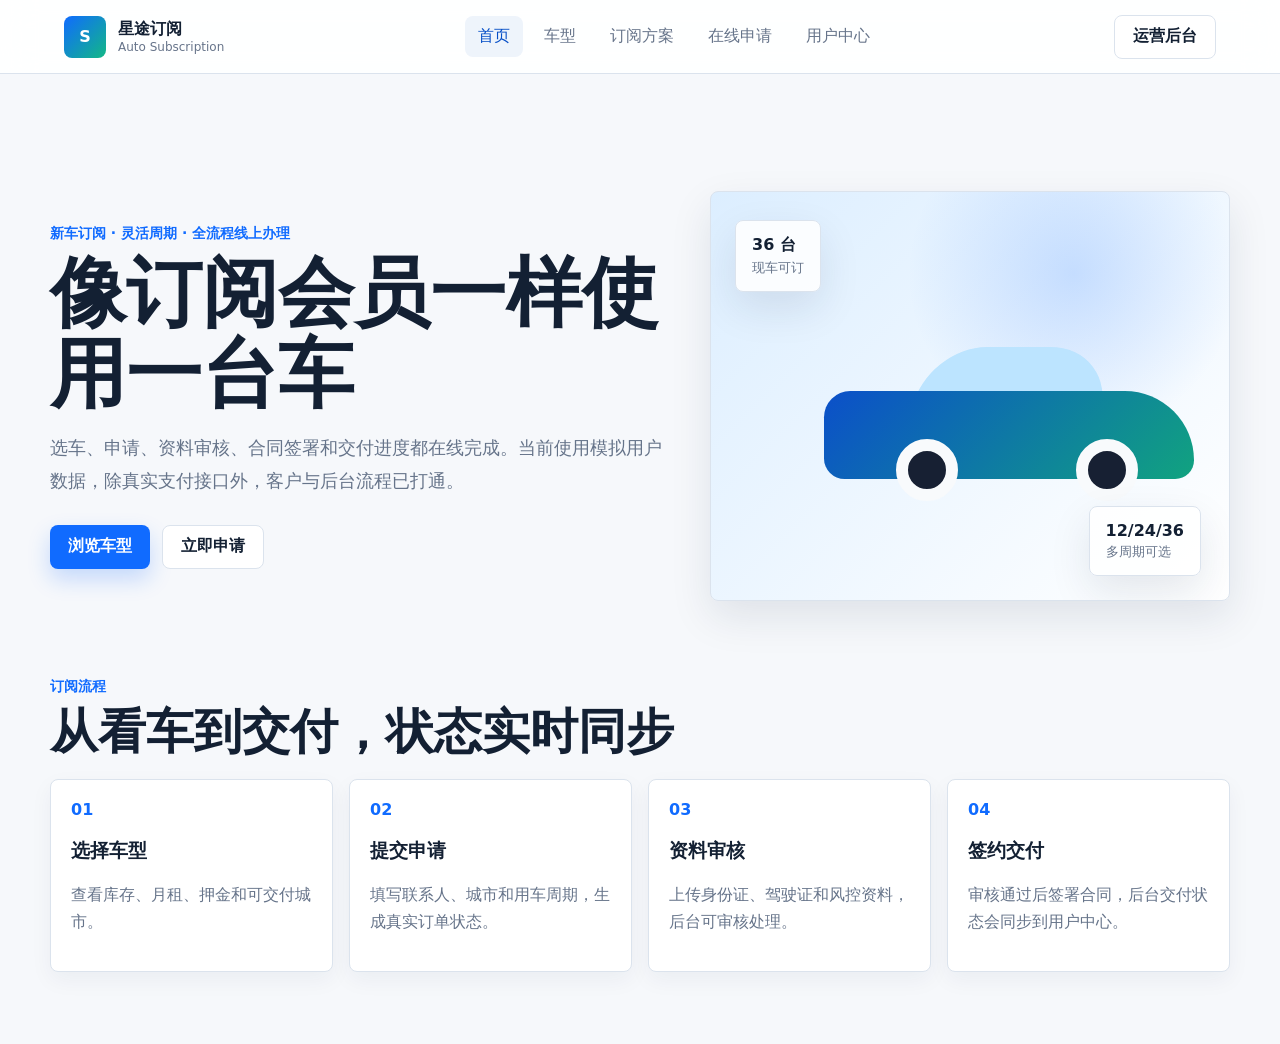
<file: index.html>
<!doctype html>
<html lang="zh-CN">
  <head>
    <meta charset="UTF-8" />
    <meta name="viewport" content="width=device-width, initial-scale=1.0" />
    <title>星途汽车订阅平台</title>
    <link rel="stylesheet" href="./styles.css" />
  </head>
  <body>
    <header class="topbar">
      <a class="brand" href="#home" data-route="home">
        <span class="brand-mark">S</span>
        <span>
          <strong>星途订阅</strong>
          <small>Auto Subscription</small>
        </span>
      </a>
      <nav class="main-nav" aria-label="主导航">
        <a href="#home" data-route="home">首页</a>
        <a href="#models" data-route="models">车型</a>
        <a href="#plans" data-route="plans">订阅方案</a>
        <a href="#apply" data-route="apply">在线申请</a>
        <a href="#user" data-route="user">用户中心</a>
      </nav>
      <a class="ghost-button" href="./admin-login.html">运营后台</a>
    </header>

    <main>
      <section class="page active" data-page="home">
        <div class="hero">
          <div class="hero-copy">
            <span class="eyebrow">新车订阅 · 灵活周期 · 全流程线上办理</span>
            <h1>像订阅会员一样使用一台车</h1>
            <p>选车、申请、资料审核、合同签署和交付进度都在线完成。当前使用模拟用户数据，除真实支付接口外，客户与后台流程已打通。</p>
            <div class="hero-actions">
              <a class="primary-button" href="#models" data-route="models">浏览车型</a>
              <a class="secondary-button" href="#apply" data-route="apply">立即申请</a>
            </div>
          </div>
          <div class="hero-visual" aria-label="订阅汽车展示">
            <div class="car-illustration">
              <div class="car-window"></div>
              <div class="car-body"></div>
              <div class="wheel left"></div>
              <div class="wheel right"></div>
            </div>
            <div class="floating-stat top">
              <strong id="homeAvailable">-- 台</strong>
              <span>现车可订</span>
            </div>
            <div class="floating-stat bottom">
              <strong>12/24/36</strong>
              <span>多周期可选</span>
            </div>
          </div>
        </div>

        <div class="section-header">
          <span>订阅流程</span>
          <h2>从看车到交付，状态实时同步</h2>
        </div>
        <div class="steps-grid">
          <article><strong>01</strong><h3>选择车型</h3><p>查看库存、月租、押金和可交付城市。</p></article>
          <article><strong>02</strong><h3>提交申请</h3><p>填写联系人、城市和用车周期，生成真实订单状态。</p></article>
          <article><strong>03</strong><h3>资料审核</h3><p>上传身份证、驾驶证和风控资料，后台可审核处理。</p></article>
          <article><strong>04</strong><h3>签约交付</h3><p>审核通过后签署合同，后台交付状态会同步到用户中心。</p></article>
        </div>
      </section>

      <section class="page" data-page="models">
        <div class="section-header">
          <span>车型列表页</span>
          <h2>选择适合你的订阅车型</h2>
          <p>库存和上下架状态来自共享模拟数据，运营后台调整后前端会同步展示。</p>
        </div>
        <div class="filter-bar">
          <button class="filter active" data-filter="all">全部</button>
          <button class="filter" data-filter="ev">新能源</button>
          <button class="filter" data-filter="suv">SUV</button>
          <button class="filter" data-filter="sedan">轿车</button>
          <button class="filter" data-filter="available">现车可订</button>
        </div>
        <div class="model-grid" id="modelGrid"></div>
      </section>

      <section class="page" data-page="detail">
        <div class="detail-layout" id="detailView"></div>
      </section>

      <section class="page" data-page="plans">
        <div class="section-header">
          <span>订阅方案选择页</span>
          <h2>选择周期与服务包</h2>
          <p>方案选择会写入当前申请草稿，并在确认订单、合同和后台订单中贯通。</p>
        </div>
        <div class="plan-grid" id="planGrid"></div>
      </section>

      <section class="page" data-page="apply">
        <div class="form-shell">
          <div>
            <span class="eyebrow">在线申请页</span>
            <h2>提交订阅申请</h2>
            <p>表单会进行基础校验并创建模拟订单，后续上传资料、合同签署、后台审核都会围绕该订单流转。</p>
          </div>
          <form class="stacked-form" id="applyForm">
            <label>订阅车型<select name="modelId" id="applyModel"></select></label>
            <label>订阅周期<select name="planId" id="applyPlan"></select></label>
            <label>用车城市<input name="city" type="text" value="上海" required /></label>
            <label>预计开始时间<input name="startDate" type="date" required /></label>
            <label>联系人姓名<input name="name" type="text" value="陈女士" required /></label>
            <label>手机号<input name="phone" type="tel" value="13800001234" pattern="^1[3-9]\d{9}$" required /></label>
            <label>备注需求<textarea name="note" placeholder="如交付地址、颜色偏好、企业用车等"></textarea></label>
            <button class="primary-button wide" type="submit">提交申请并进入资料上传</button>
          </form>
        </div>
      </section>

      <section class="page" data-page="upload">
        <div class="section-header">
          <span>身份/驾驶证资料上传页</span>
          <h2>上传审核资料</h2>
          <p>演示环境不上传真实文件，选择文件后会记录文件名和校验状态，用于后台风控审核。</p>
        </div>
        <form class="upload-grid" id="uploadForm">
          <label class="upload-box">
            <strong>身份证正反面</strong>
            <p id="idDocName">支持 JPG、PNG、PDF，需清晰无遮挡。</p>
            <input name="identity" type="file" accept=".jpg,.jpeg,.png,.pdf" required />
          </label>
          <label class="upload-box">
            <strong>驾驶证主页/副页</strong>
            <p id="licenseDocName">有效期需覆盖订阅周期。</p>
            <input name="license" type="file" accept=".jpg,.jpeg,.png,.pdf" required />
          </label>
          <label class="upload-box">
            <strong>补充风控资料</strong>
            <p id="riskDocName">企业用户可上传营业执照或授权书。</p>
            <input name="risk" type="file" accept=".jpg,.jpeg,.png,.pdf" />
          </label>
        </form>
        <div class="flow-actions">
          <a class="secondary-button" href="#apply" data-route="apply">返回申请</a>
          <button class="primary-button" id="submitDocsButton" type="button">提交资料并确认订单</button>
        </div>
      </section>

      <section class="page" data-page="confirm">
        <div class="checkout-layout">
          <div class="checkout-main">
            <span class="eyebrow">订单确认页</span>
            <h2>确认订阅订单</h2>
            <div class="summary-list" id="orderSummary"></div>
          </div>
          <aside class="checkout-side">
            <h3>费用合计</h3>
            <div id="feeSummary"></div>
            <button class="primary-button wide" id="confirmOrderButton">确认订单</button>
          </aside>
        </div>
      </section>

      <section class="page" data-page="payment">
        <div class="payment-panel">
          <span class="eyebrow">支付/押金支付页</span>
          <h2>支付接口待接入</h2>
          <div class="pay-methods">
            <button class="pay-method active">微信支付</button>
            <button class="pay-method">支付宝</button>
            <button class="pay-method">企业转账</button>
          </div>
          <div class="qr-code" id="payAmount">--</div>
          <p>本版本按要求不接入真实支付接口。点击下方按钮会生成“待支付”账单，后台支付管理可看到该记录。</p>
          <button class="primary-button" id="mockPaymentButton">生成待支付账单</button>
        </div>
      </section>

      <section class="page" data-page="user">
        <div class="dashboard-layout">
          <aside class="sidebar">
            <strong>用户中心</strong>
            <a href="#user" data-route="user">我的订单</a>
            <a href="#contract" data-route="contract">合同签署</a>
            <a href="#upload" data-route="upload">资料管理</a>
            <a href="#payment" data-route="payment">账单支付</a>
          </aside>
          <div class="dashboard-main">
            <div class="section-header compact">
              <span>用户中心</span>
              <h2>我的订阅</h2>
            </div>
            <div id="userCenter"></div>
          </div>
        </div>
      </section>

      <section class="page" data-page="contract">
        <div class="contract-layout">
          <div class="contract-doc" id="contractDoc"></div>
          <aside class="contract-actions">
            <span class="eyebrow">合同查看与签署页</span>
            <h3 id="contractStatus">签署状态</h3>
            <p>合同由当前订单自动生成，签署后会同步到运营后台合同管理。</p>
            <button class="primary-button wide" id="signButton">电子签署</button>
            <button class="secondary-button wide" id="downloadContractButton">下载合同</button>
          </aside>
        </div>
      </section>
    </main>

    <div class="toast" id="toast" role="status" aria-live="polite"></div>
    <script src="./data.js"></script>
    <script src="./app.js"></script>
  </body>
</html>
</file>
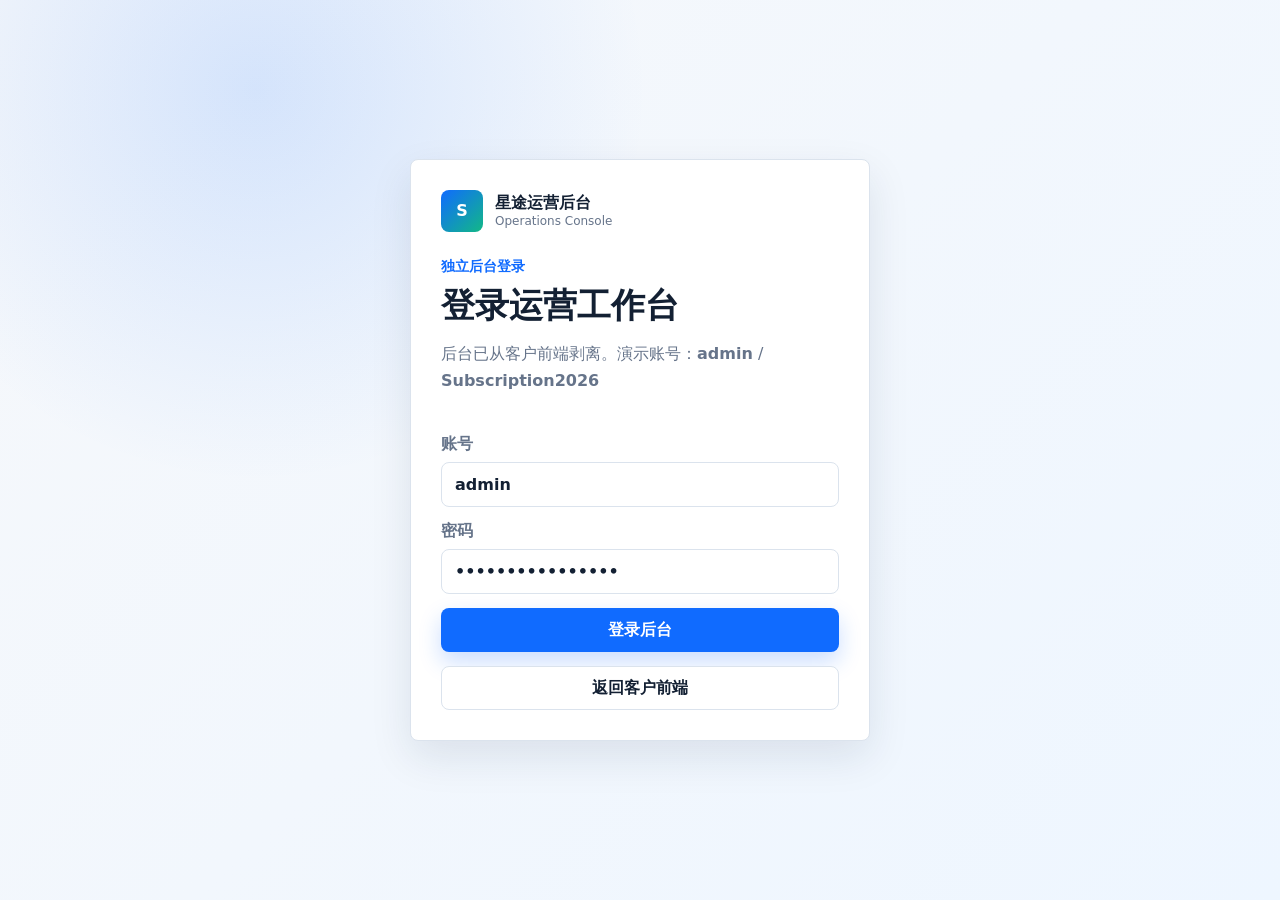
<file: admin-login.html>
<!doctype html>
<html lang="zh-CN">
  <head>
    <meta charset="UTF-8" />
    <meta name="viewport" content="width=device-width, initial-scale=1.0" />
    <title>运营后台登录 - 星途订阅</title>
    <link rel="stylesheet" href="./styles.css" />
  </head>
  <body class="login-page">
    <main class="login-shell">
      <section class="login-card">
        <a class="brand" href="./index.html">
          <span class="brand-mark">S</span>
          <span>
            <strong>星途运营后台</strong>
            <small>Operations Console</small>
          </span>
        </a>
        <div>
          <span class="eyebrow">独立后台登录</span>
          <h1>登录运营工作台</h1>
          <p>后台已从客户前端剥离。演示账号：<strong>admin</strong> / <strong>Subscription2026</strong></p>
        </div>
        <form class="stacked-form" id="loginForm">
          <label>账号<input name="username" type="text" value="admin" autocomplete="username" required /></label>
          <label>密码<input name="password" type="password" value="Subscription2026" autocomplete="current-password" required /></label>
          <button class="primary-button wide" type="submit">登录后台</button>
          <a class="secondary-button wide" href="./index.html">返回客户前端</a>
        </form>
      </section>
    </main>
    <div class="toast" id="toast" role="status" aria-live="polite"></div>
    <script src="./data.js"></script>
    <script>
      const toast = (message) => {
        const el = document.querySelector("#toast");
        el.textContent = message;
        el.classList.add("show");
        setTimeout(() => el.classList.remove("show"), 2200);
      };
      document.querySelector("#loginForm").addEventListener("submit", (event) => {
        event.preventDefault();
        const form = new FormData(event.currentTarget);
        if (AppStore.login(form.get("username"), form.get("password"))) {
          location.href = "./admin.html";
        } else {
          toast("账号或密码错误");
        }
      });
    </script>
  </body>
</html>
</file>
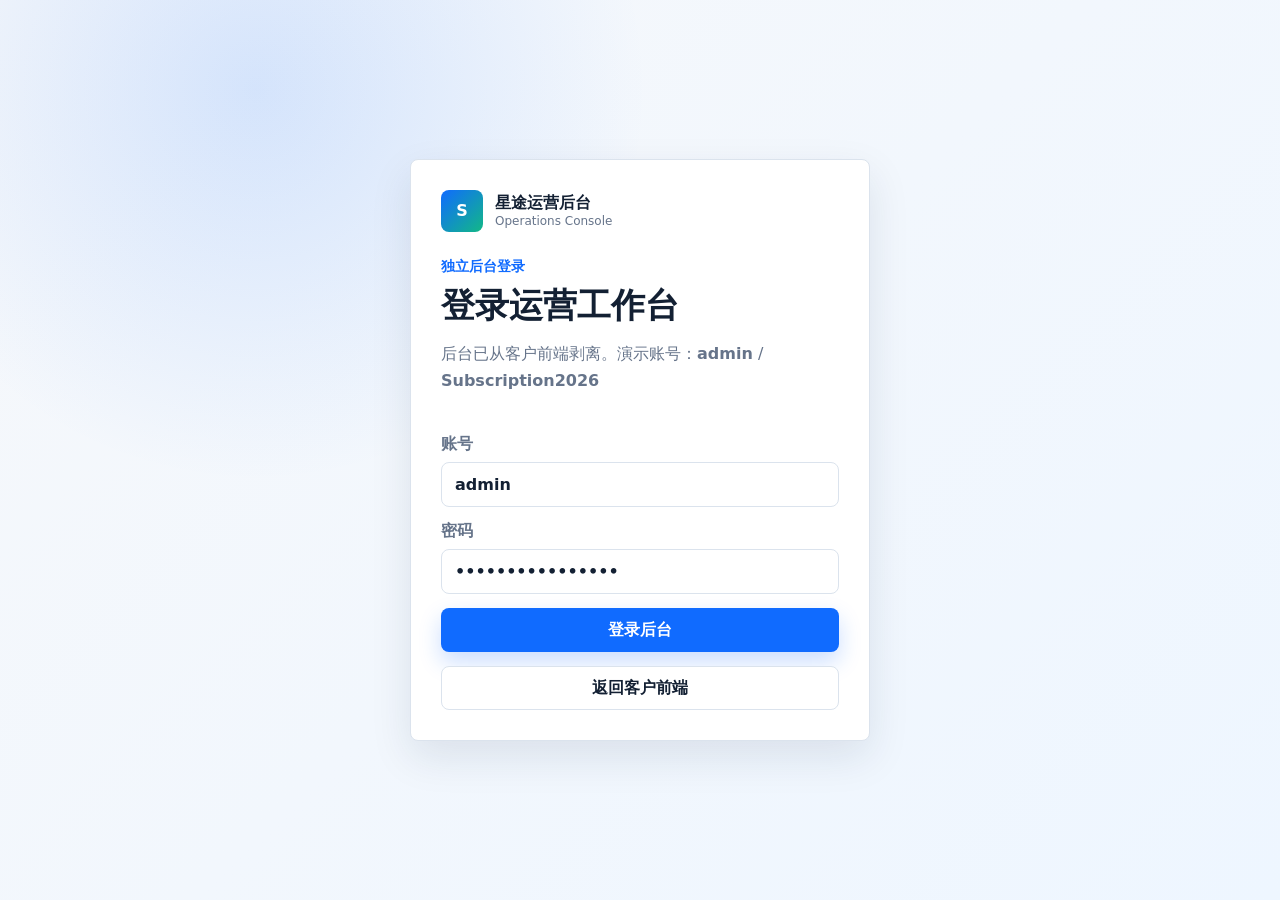
<file: admin.html>
<!doctype html>
<html lang="zh-CN">
  <head>
    <meta charset="UTF-8" />
    <meta name="viewport" content="width=device-width, initial-scale=1.0" />
    <title>运营后台 - 星途订阅</title>
    <link rel="stylesheet" href="./styles.css" />
  </head>
  <body class="admin-shell-body">
    <div class="admin-shell">
      <aside class="admin-sidebar" aria-label="运营后台功能列表">
        <a class="brand admin-brand" href="./admin.html">
          <span class="brand-mark">S</span>
          <span>
            <strong>星途运营后台</strong>
            <small>Operations Console</small>
          </span>
        </a>
        <nav class="admin-side-nav">
          <button class="admin-tab active" data-admin="vehicles">车辆管理</button>
          <button class="admin-tab" data-admin="pricing">价格管理</button>
          <button class="admin-tab" data-admin="orders">订单管理</button>
          <button class="admin-tab" data-admin="customers">客户管理</button>
          <button class="admin-tab" data-admin="contracts">合同管理</button>
          <button class="admin-tab" data-admin="payments">支付管理</button>
          <button class="admin-tab" data-admin="risk">风控审核</button>
          <button class="admin-tab" data-admin="analytics">运营数据</button>
        </nav>
        <div class="admin-sidebar-foot">
          <a class="secondary-button wide" href="./index.html">客户前端</a>
          <button class="ghost-button wide" id="logoutButton">退出登录</button>
        </div>
      </aside>

      <main class="admin-main">
        <header class="admin-top">
          <div>
            <span class="eyebrow">后台模块</span>
            <h1 id="adminTitle">车辆管理</h1>
            <p id="adminSubtitle">车辆、订单、合同、支付均来自同一份模拟业务数据。</p>
          </div>
          <div class="admin-top-actions">
            <button class="secondary-button" id="resetDataButton">重置演示数据</button>
            <button class="primary-button" id="adminPrimaryAction">新增/处理</button>
          </div>
        </header>

        <section class="admin-content admin-content-flat">
          <div class="admin-toolbar">
            <label class="search-field">
              <span>搜索</span>
              <input id="adminSearch" type="search" placeholder="输入订单号、客户、车型、合同号" />
            </label>
            <label class="search-field">
              <span>状态</span>
              <select id="adminStatusFilter">
                <option value="all">全部状态</option>
              </select>
            </label>
          </div>

          <div class="admin-kpis" id="adminKpis"></div>

          <div class="admin-workspace">
            <div class="admin-list-panel">
              <div class="panel-title">
                <strong>业务列表</strong>
                <span>一级模块 / 二级记录</span>
              </div>
              <div class="table-wrap">
                <table>
                  <thead id="adminTableHead"></thead>
                  <tbody id="adminTableBody"></tbody>
                </table>
              </div>
            </div>

            <aside class="admin-detail" id="adminDetail">
              <div class="empty-state">
                <h3>选择一条记录</h3>
                <p>这里显示二级详情、校验结果和操作表单，业务深度控制在 3 层以内。</p>
              </div>
            </aside>
          </div>
        </section>
      </main>
    </div>

    <div class="toast" id="toast" role="status" aria-live="polite"></div>
    <script src="./data.js"></script>
    <script src="./admin.js"></script>
  </body>
</html>
</file>
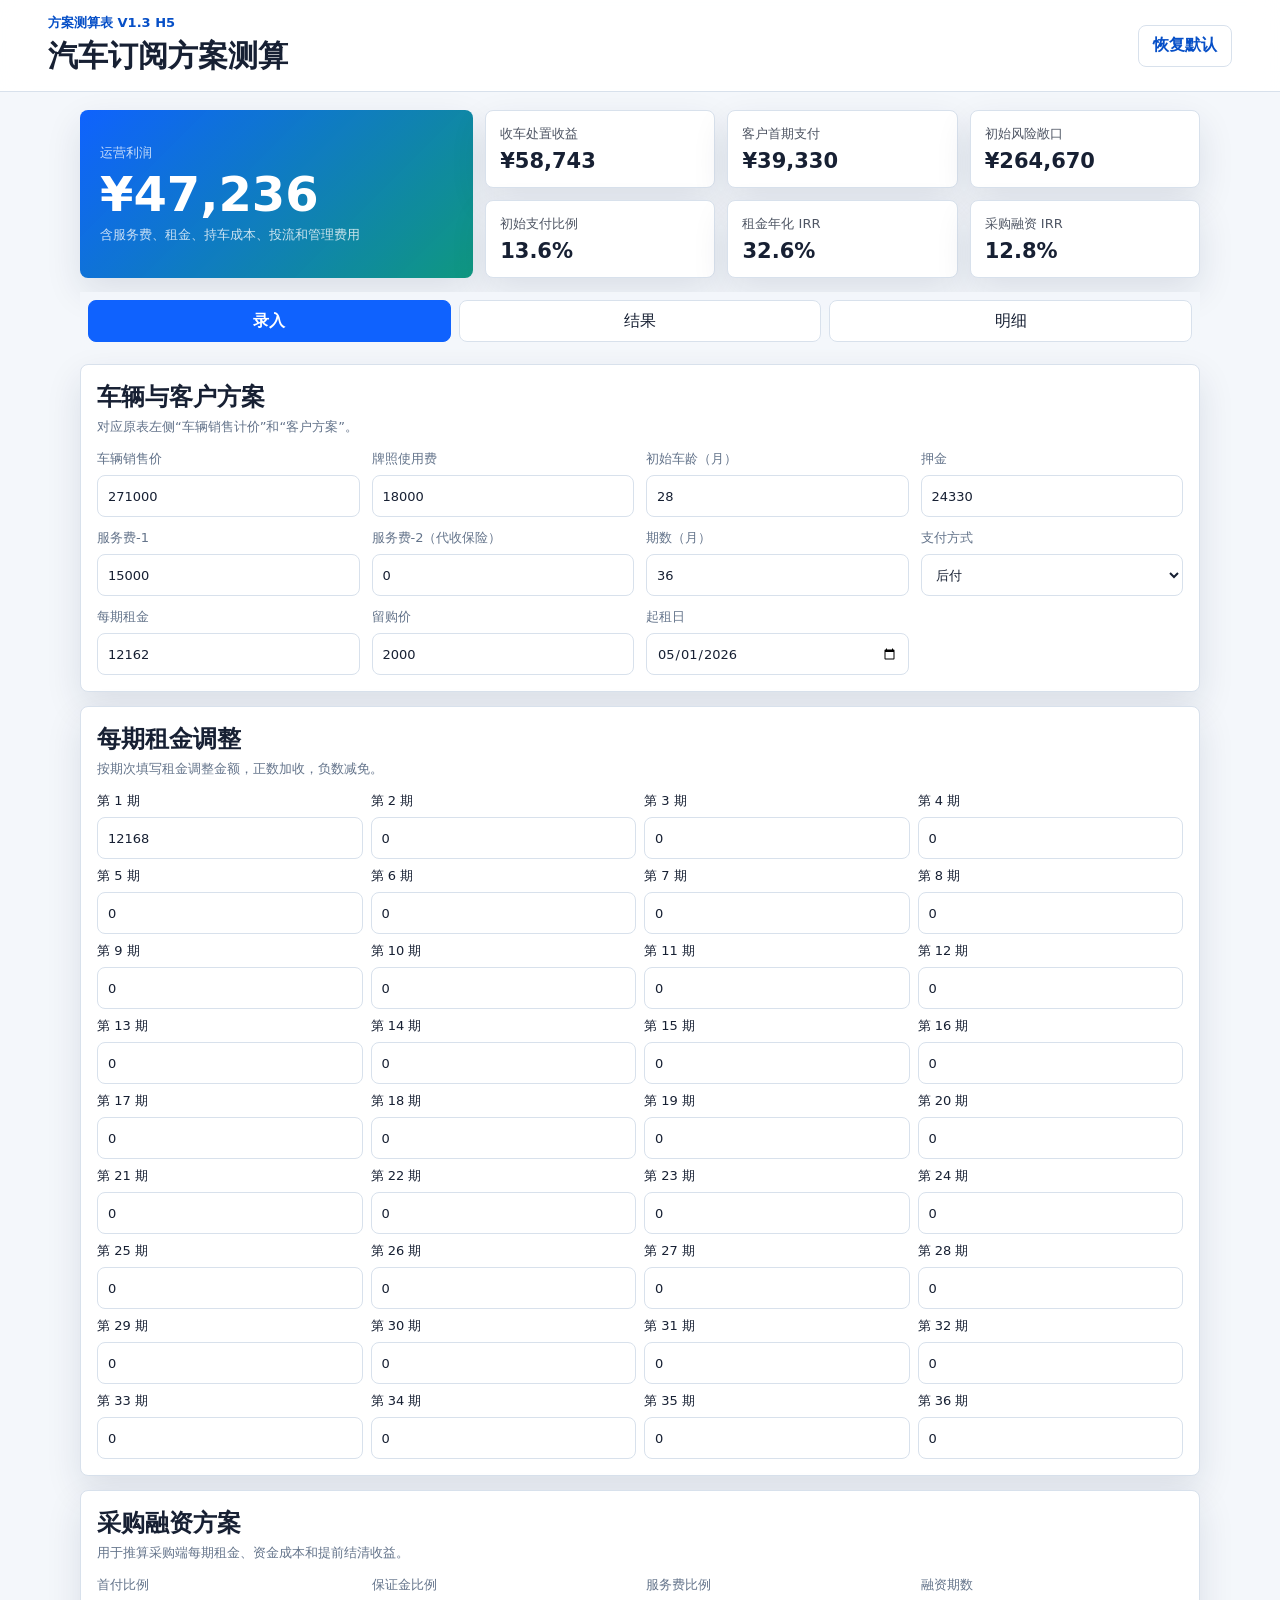
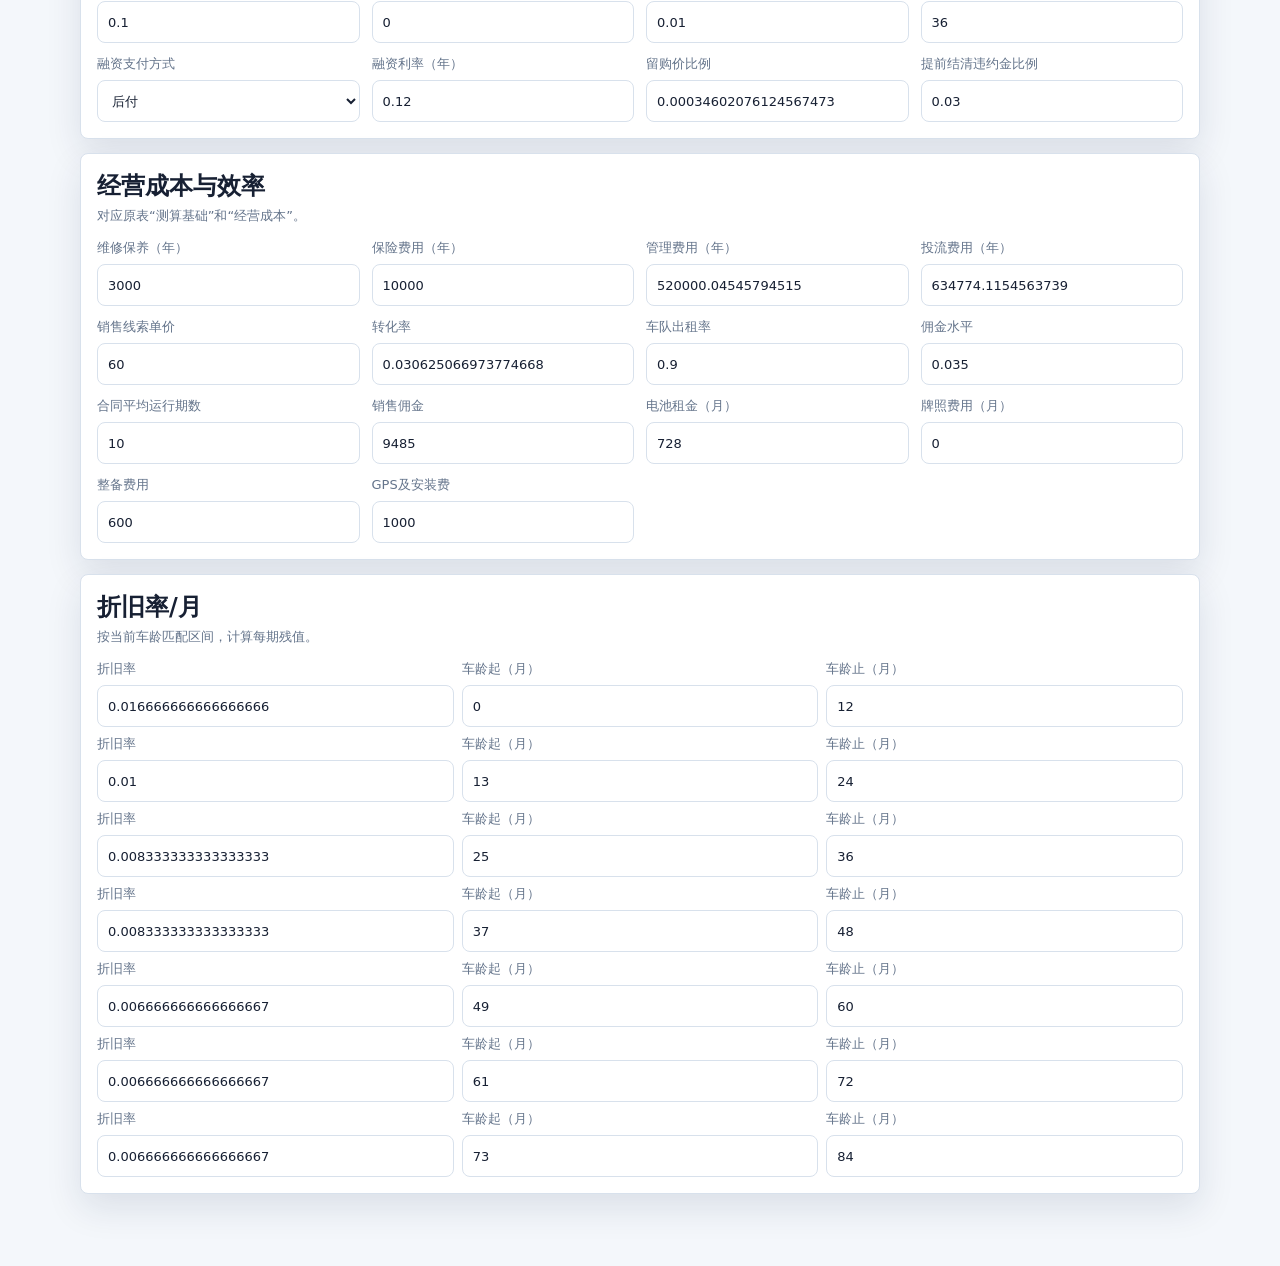
<file: calculator.html>
<!doctype html>
<html lang="zh-CN">
  <head>
    <meta charset="UTF-8" />
    <meta name="viewport" content="width=device-width, initial-scale=1.0" />
    <title>汽车订阅方案测算</title>
    <link rel="stylesheet" href="./calculator.css" />
  </head>
  <body>
    <header class="app-header">
      <div>
        <p class="eyebrow">方案测算表 V1.3 H5</p>
        <h1>汽车订阅方案测算</h1>
      </div>
      <button class="plain-button" id="resetBtn" type="button">恢复默认</button>
    </header>

    <main class="app-shell">
      <section class="summary-panel" aria-label="测算结果">
        <article class="hero-card">
          <span>运营利润</span>
          <strong id="operatingProfit">¥0</strong>
          <small id="profitHint">含服务费、租金、持车成本、投流和管理费用</small>
        </article>
        <div class="metric-grid">
          <article>
            <span>收车处置收益</span>
            <strong id="disposalProfit">¥0</strong>
          </article>
          <article>
            <span>客户首期支付</span>
            <strong id="initialPayment">¥0</strong>
          </article>
          <article>
            <span>初始风险敞口</span>
            <strong id="riskExposure">¥0</strong>
          </article>
          <article>
            <span>初始支付比例</span>
            <strong id="initialRatio">0.0%</strong>
          </article>
          <article>
            <span>租金年化 IRR</span>
            <strong id="rentIrr">0.0%</strong>
          </article>
          <article>
            <span>采购融资 IRR</span>
            <strong id="financeIrr">0.0%</strong>
          </article>
        </div>
      </section>

      <nav class="tabs" aria-label="测算模块">
        <button class="active" data-tab="input" type="button">录入</button>
        <button data-tab="result" type="button">结果</button>
        <button data-tab="cashflow" type="button">明细</button>
      </nav>

      <section class="tab-page active" id="inputTab">
        <form id="calcForm" class="form-stack">
          <section class="input-section">
            <div class="section-title">
              <h2>车辆与客户方案</h2>
              <p>对应原表左侧“车辆销售计价”和“客户方案”。</p>
            </div>
            <div class="field-grid">
              <label>车辆销售价<input name="vehiclePrice" type="number" inputmode="decimal" /></label>
              <label>牌照使用费<input name="plateUseFee" type="number" inputmode="decimal" /></label>
              <label>初始车龄（月）<input name="initialAge" type="number" inputmode="numeric" /></label>
              <label>押金<input name="deposit" type="number" inputmode="decimal" /></label>
              <label>服务费-1<input name="serviceFee1" type="number" inputmode="decimal" /></label>
              <label>服务费-2（代收保险）<input name="serviceFee2" type="number" inputmode="decimal" /></label>
              <label>期数（月）<input name="customerTerm" type="number" inputmode="numeric" /></label>
              <label>支付方式<select name="paymentMode"><option value="0">后付</option><option value="1">先付</option></select></label>
              <label>每期租金<input name="monthlyRent" type="number" inputmode="decimal" /></label>
              <label>留购价<input name="buyoutPrice" type="number" inputmode="decimal" /></label>
              <label>起租日<input name="startDate" type="date" /></label>
            </div>
          </section>

          <section class="input-section">
            <div class="section-title">
              <h2>每期租金调整</h2>
              <p>按期次填写租金调整金额，正数加收，负数减免。</p>
            </div>
            <div class="rent-adjustment-grid" id="rentAdjustmentGrid"></div>
          </section>

          <section class="input-section">
            <div class="section-title">
              <h2>采购融资方案</h2>
              <p>用于推算采购端每期租金、资金成本和提前结清收益。</p>
            </div>
            <div class="field-grid">
              <label>首付比例<input name="financeDownRatio" type="number" step="0.001" inputmode="decimal" /></label>
              <label>保证金比例<input name="financeDepositRatio" type="number" step="0.001" inputmode="decimal" /></label>
              <label>服务费比例<input name="financeFeeRatio" type="number" step="0.001" inputmode="decimal" /></label>
              <label>融资期数<input name="financeTerm" type="number" inputmode="numeric" /></label>
              <label>融资支付方式<select name="financePaymentMode"><option value="0">后付</option><option value="1">先付</option></select></label>
              <label>融资利率（年）<input name="financeRate" type="number" step="0.001" inputmode="decimal" /></label>
              <label>留购价比例<input name="financeBuyoutRatio" type="number" step="0.0001" inputmode="decimal" /></label>
              <label>提前结清违约金比例<input name="earlySettlePenalty" type="number" step="0.001" inputmode="decimal" /></label>
            </div>
          </section>

          <section class="input-section">
            <div class="section-title">
              <h2>经营成本与效率</h2>
              <p>对应原表“测算基础”和“经营成本”。</p>
            </div>
            <div class="field-grid">
              <label>维修保养（年）<input name="maintenanceYear" type="number" inputmode="decimal" /></label>
              <label>保险费用（年）<input name="insuranceYear" type="number" inputmode="decimal" /></label>
              <label>管理费用（年）<input name="adminCostYear" type="number" inputmode="decimal" /></label>
              <label>投流费用（年）<input name="trafficCostYear" type="number" inputmode="decimal" /></label>
              <label>销售线索单价<input name="leadPrice" type="number" inputmode="decimal" /></label>
              <label>转化率<input name="conversionRate" type="number" step="0.0001" inputmode="decimal" /></label>
              <label>车队出租率<input name="utilization" type="number" step="0.001" inputmode="decimal" /></label>
              <label>佣金水平<input name="commissionRate" type="number" step="0.001" inputmode="decimal" /></label>
              <label>合同平均运行期数<input name="avgRunMonths" type="number" inputmode="numeric" /></label>
              <label>销售佣金<input name="salesCommission" type="number" inputmode="decimal" /></label>
              <label>电池租金（月）<input name="batteryRent" type="number" inputmode="decimal" /></label>
              <label>牌照费用（月）<input name="plateMonthlyFee" type="number" inputmode="decimal" /></label>
              <label>整备费用<input name="refurbishFee" type="number" inputmode="decimal" /></label>
              <label>GPS及安装费<input name="gpsFee" type="number" inputmode="decimal" /></label>
            </div>
          </section>

          <section class="input-section">
            <div class="section-title">
              <h2>折旧率/月</h2>
              <p>按当前车龄匹配区间，计算每期残值。</p>
            </div>
            <div class="depreciation-grid" id="depreciationGrid"></div>
          </section>
        </form>
      </section>

      <section class="tab-page" id="resultTab">
        <div class="result-list" id="resultList"></div>
        <section class="input-section">
          <div class="section-title">
            <h2>现金流概览</h2>
            <p>展示项目净现金流前 36 期走势，便于手机快速判断回款节奏。</p>
          </div>
          <canvas id="cashflowChart" width="640" height="280" aria-label="现金流柱状图"></canvas>
        </section>
      </section>

      <section class="tab-page" id="cashflowTab">
        <div class="table-toolbar">
          <div>
            <h2>月度明细</h2>
            <p>与原表 0-60 期现金流保持同口径。</p>
          </div>
          <button class="plain-button" id="exportBtn" type="button">导出 JSON</button>
        </div>
        <div class="table-wrap">
          <table id="cashflowTable"></table>
        </div>
      </section>
    </main>

    <script src="./calculator.js"></script>
  </body>
</html>
</file>
<file: styles.css>
:root {
  color-scheme: light;
  --bg: #f6f8fb;
  --panel: #ffffff;
  --panel-soft: #eef4fb;
  --text: #132033;
  --muted: #66748a;
  --line: #dbe3ed;
  --primary: #106bff;
  --primary-dark: #064fc7;
  --accent: #00a884;
  --warning: #f59f00;
  --danger: #d9480f;
  --shadow: 0 16px 42px rgba(21, 42, 70, 0.1);
  font-family:
    Inter, "PingFang SC", "Microsoft YaHei", system-ui, -apple-system,
    BlinkMacSystemFont, "Segoe UI", sans-serif;
}

* {
  box-sizing: border-box;
}

html {
  scroll-behavior: smooth;
  -webkit-text-size-adjust: 100%;
}

body {
  margin: 0;
  background: var(--bg);
  color: var(--text);
  overflow-x: hidden;
}

a {
  color: inherit;
  text-decoration: none;
}

button,
input,
select,
textarea {
  font: inherit;
}

button,
a,
input,
select,
textarea {
  -webkit-tap-highlight-color: transparent;
}

.topbar {
  position: sticky;
  top: 0;
  z-index: 10;
  display: flex;
  align-items: center;
  justify-content: space-between;
  gap: 22px;
  min-height: 74px;
  padding: 12px clamp(18px, 5vw, 72px);
  background: rgba(255, 255, 255, 0.9);
  border-bottom: 1px solid var(--line);
  backdrop-filter: blur(16px);
}

.brand {
  display: flex;
  align-items: center;
  gap: 12px;
  min-width: 170px;
}

.brand-mark {
  display: grid;
  width: 42px;
  height: 42px;
  place-items: center;
  color: white;
  background: linear-gradient(135deg, var(--primary), #12b886);
  border-radius: 8px;
  font-weight: 800;
}

.brand small {
  display: block;
  color: var(--muted);
  font-size: 12px;
}

.main-nav {
  display: flex;
  align-items: center;
  justify-content: center;
  gap: 8px;
  flex: 1;
}

.main-nav a,
.sidebar a,
.admin-tab {
  border-radius: 8px;
  color: var(--muted);
  padding: 10px 13px;
}

.main-nav a.active,
.main-nav a:hover,
.sidebar a:hover,
.admin-tab.active {
  background: var(--panel-soft);
  color: var(--primary-dark);
}

main {
  min-height: calc(100vh - 74px);
}

.page {
  display: none;
  width: min(1180px, calc(100% - 36px));
  margin: 0 auto;
  padding: 42px 0 72px;
}

.page.active {
  display: block;
}

.hero {
  display: grid;
  grid-template-columns: minmax(0, 1fr) minmax(340px, 520px);
  gap: 40px;
  align-items: center;
  min-height: 560px;
}

.hero-copy h1,
.section-header h2,
.form-shell h2,
.checkout-main h2,
.payment-panel h2 {
  margin: 10px 0 16px;
  letter-spacing: 0;
  line-height: 1.06;
}

.hero-copy h1 {
  max-width: 680px;
  font-size: clamp(42px, 6vw, 76px);
}

.hero-copy p {
  max-width: 620px;
  color: var(--muted);
  font-size: 18px;
  line-height: 1.8;
}

.eyebrow,
.section-header span {
  color: var(--primary);
  font-size: 14px;
  font-weight: 800;
}

.hero-actions,
.flow-actions {
  display: flex;
  flex-wrap: wrap;
  gap: 12px;
  margin-top: 28px;
}

.primary-button,
.secondary-button,
.ghost-button {
  display: inline-flex;
  align-items: center;
  justify-content: center;
  min-height: 44px;
  border: 0;
  border-radius: 8px;
  cursor: pointer;
  font-weight: 800;
  padding: 0 18px;
  touch-action: manipulation;
}

.primary-button {
  color: white;
  background: var(--primary);
  box-shadow: 0 10px 22px rgba(16, 107, 255, 0.22);
}

.primary-button:hover {
  background: var(--primary-dark);
}

.primary-button:disabled,
.secondary-button:disabled,
.ghost-button:disabled,
button:disabled {
  cursor: not-allowed;
  opacity: 0.55;
}

.secondary-button,
.ghost-button {
  background: var(--panel);
  border: 1px solid var(--line);
  color: var(--text);
}

.compact-button {
  min-height: 34px;
  padding: 0 11px;
  font-size: 13px;
}

.danger-action {
  color: var(--danger);
}

.wide {
  width: 100%;
}

.hero-visual {
  position: relative;
  min-height: 410px;
  overflow: hidden;
  background:
    radial-gradient(circle at 70% 20%, rgba(16, 107, 255, 0.18), transparent 34%),
    linear-gradient(135deg, #dceeff, #ffffff);
  border: 1px solid var(--line);
  border-radius: 8px;
  box-shadow: var(--shadow);
}

.car-illustration {
  position: absolute;
  right: 35px;
  bottom: 85px;
  width: 370px;
  height: 190px;
}

.car-body {
  position: absolute;
  inset: 66px 0 36px;
  background: linear-gradient(135deg, #0b4fca, #11a37f);
  border-radius: 28px 74px 20px 22px;
}

.car-window {
  position: absolute;
  top: 22px;
  left: 94px;
  width: 190px;
  height: 75px;
  background: #bce4ff;
  border-radius: 60px 68px 8px 10px;
  transform: skewX(-14deg);
}

.wheel {
  position: absolute;
  bottom: 14px;
  width: 62px;
  height: 62px;
  background: #172033;
  border: 12px solid #f8fafc;
  border-radius: 50%;
}

.wheel.left {
  left: 72px;
}

.wheel.right {
  right: 56px;
}

.floating-stat {
  position: absolute;
  display: grid;
  gap: 3px;
  padding: 14px 16px;
  background: rgba(255, 255, 255, 0.88);
  border: 1px solid var(--line);
  border-radius: 8px;
  box-shadow: var(--shadow);
}

.floating-stat.top {
  left: 24px;
  top: 28px;
}

.floating-stat.bottom {
  right: 28px;
  bottom: 24px;
}

.floating-stat span {
  color: var(--muted);
  font-size: 13px;
}

.section-header {
  max-width: 760px;
  margin-bottom: 22px;
}

.section-header h2 {
  font-size: clamp(30px, 4vw, 48px);
}

.section-header p {
  color: var(--muted);
  line-height: 1.7;
}

.section-header.compact h2 {
  font-size: 34px;
}

.steps-grid,
.model-grid,
.plan-grid,
.upload-grid,
.metric-grid,
.admin-kpis {
  display: grid;
  grid-template-columns: repeat(4, minmax(0, 1fr));
  gap: 16px;
}

.steps-grid article,
.model-card,
.plan-card,
.upload-box,
.user-card,
.metric-grid article,
.checkout-side,
.payment-panel,
.contract-actions,
.admin-kpis article {
  background: var(--panel);
  border: 1px solid var(--line);
  border-radius: 8px;
  box-shadow: 0 8px 22px rgba(21, 42, 70, 0.05);
}

.steps-grid article,
.model-card,
.plan-card,
.upload-box,
.metric-grid article,
.admin-kpis article {
  padding: 20px;
}

.steps-grid strong {
  color: var(--primary);
}

.steps-grid p,
.model-card p,
.plan-card p,
.upload-box p,
.payment-panel p,
.contract-actions p {
  color: var(--muted);
  line-height: 1.65;
}

.filter-bar,
.pay-methods {
  display: flex;
  flex-wrap: wrap;
  gap: 10px;
  margin-bottom: 22px;
}

.filter,
.pay-method {
  min-height: 38px;
  padding: 0 14px;
  border: 1px solid var(--line);
  background: var(--panel);
  border-radius: 999px;
  cursor: pointer;
}

.filter.active,
.pay-method.active {
  color: white;
  background: var(--primary);
  border-color: var(--primary);
}

.model-card {
  display: grid;
  gap: 14px;
}

.model-image {
  display: grid;
  min-height: 150px;
  place-items: end center;
  padding: 22px 18px;
  background: linear-gradient(135deg, #e9f3ff, #f8fbff);
  border-radius: 8px;
}

.mini-car {
  width: 82%;
  max-width: 260px;
  height: 72px;
  background: linear-gradient(135deg, var(--paint, #106bff), #172033);
  border-radius: 42px 80px 18px 22px;
  position: relative;
}

.mini-car::before {
  content: "";
  position: absolute;
  top: -30px;
  left: 32%;
  width: 38%;
  height: 42px;
  background: #cfeeff;
  border-radius: 48px 50px 4px 6px;
  transform: skewX(-12deg);
}

.mini-car::after {
  content: "";
  position: absolute;
  left: 14%;
  right: 11%;
  bottom: -14px;
  height: 28px;
  background:
    radial-gradient(circle at 10% 50%, #172033 0 12px, transparent 13px),
    radial-gradient(circle at 90% 50%, #172033 0 12px, transparent 13px);
}

.tag-row {
  display: flex;
  flex-wrap: wrap;
  gap: 8px;
}

.tag {
  border-radius: 999px;
  background: var(--panel-soft);
  color: var(--primary-dark);
  font-size: 12px;
  font-weight: 800;
  padding: 5px 8px;
}

.card-foot,
.price-line,
.price-total,
.summary-list div {
  display: flex;
  align-items: center;
  justify-content: space-between;
  gap: 16px;
}

.price {
  color: var(--primary-dark);
  font-size: 24px;
}

.detail-layout,
.checkout-layout,
.contract-layout {
  display: grid;
  grid-template-columns: minmax(0, 1fr) 360px;
  gap: 24px;
}

.detail-media,
.detail-panel,
.checkout-main,
.contract-doc,
.form-shell,
.dashboard-main,
.admin-content {
  background: var(--panel);
  border: 1px solid var(--line);
  border-radius: 8px;
  padding: 28px;
}

.detail-media {
  min-height: 400px;
  display: grid;
  align-items: end;
  background: linear-gradient(135deg, #edf6ff, #ffffff);
}

.detail-media .mini-car {
  margin: auto auto 42px;
  width: min(540px, 85%);
  height: 128px;
}

.detail-panel {
  display: grid;
  align-content: start;
  gap: 18px;
}

.spec-grid {
  display: grid;
  grid-template-columns: repeat(2, minmax(0, 1fr));
  gap: 12px;
}

.spec-grid div {
  padding: 12px;
  background: var(--panel-soft);
  border-radius: 8px;
}

.spec-grid span,
.summary-list span,
.metric-grid span,
.price-line span,
.admin-kpis span {
  display: block;
  color: var(--muted);
  font-size: 13px;
}

.plan-card {
  display: grid;
  gap: 13px;
  position: relative;
}

.plan-card.featured {
  border-color: rgba(16, 107, 255, 0.5);
  box-shadow: 0 16px 36px rgba(16, 107, 255, 0.12);
}

.plan-card ul {
  display: grid;
  gap: 8px;
  margin: 0;
  padding: 0 0 0 18px;
  color: var(--muted);
}

.form-shell {
  display: grid;
  grid-template-columns: 0.82fr 1.18fr;
  gap: 30px;
}

.stacked-form {
  display: grid;
  gap: 14px;
}

.stacked-form label {
  display: grid;
  gap: 7px;
  color: var(--muted);
  font-weight: 700;
}

.stacked-form input,
.stacked-form select,
.stacked-form textarea {
  width: 100%;
  border: 1px solid var(--line);
  border-radius: 8px;
  color: var(--text);
  padding: 12px 13px;
}

.stacked-form textarea {
  min-height: 96px;
  resize: vertical;
}

.upload-box {
  min-height: 190px;
  display: grid;
  align-content: space-between;
}

.upload-box button {
  min-height: 40px;
  border: 1px dashed var(--primary);
  border-radius: 8px;
  color: var(--primary-dark);
  background: #f4f8ff;
  cursor: pointer;
}

.upload-box input[type="file"] {
  width: 100%;
  border: 1px dashed var(--primary);
  border-radius: 8px;
  color: var(--muted);
  background: #f4f8ff;
  padding: 10px;
}

.checkout-main,
.checkout-side,
.contract-actions,
.payment-panel {
  padding: 28px;
}

.summary-list {
  display: grid;
  gap: 12px;
  margin-top: 24px;
}

.summary-list div,
.price-line,
.price-total {
  padding: 14px 0;
  border-bottom: 1px solid var(--line);
}

.price-total strong {
  color: var(--danger);
  font-size: 30px;
}

.payment-panel {
  width: min(560px, 100%);
  margin: 0 auto;
  text-align: center;
}

.pay-methods {
  justify-content: center;
}

.qr-code {
  display: grid;
  width: 210px;
  height: 210px;
  place-items: center;
  margin: 24px auto;
  background:
    linear-gradient(90deg, #172033 10px, transparent 10px) 0 0 / 24px 24px,
    linear-gradient(#172033 10px, transparent 10px) 0 0 / 24px 24px,
    #fff;
  border: 12px solid white;
  outline: 1px solid var(--line);
  color: var(--primary);
  font-size: 28px;
  font-weight: 900;
}

.dashboard-layout,
.admin-layout {
  display: grid;
  grid-template-columns: 230px minmax(0, 1fr);
  gap: 20px;
}

.sidebar,
.admin-menu {
  position: sticky;
  top: 94px;
  display: grid;
  align-content: start;
  gap: 8px;
  min-height: 420px;
  background: var(--panel);
  border: 1px solid var(--line);
  border-radius: 8px;
  padding: 18px;
}

.user-card {
  display: flex;
  align-items: center;
  justify-content: space-between;
  gap: 18px;
  padding: 22px;
}

.user-card p {
  color: var(--muted);
}

.progress-line {
  display: grid;
  grid-template-columns: repeat(5, minmax(0, 1fr));
  gap: 8px;
  margin: 22px 0;
}

.progress-line span {
  border-radius: 8px;
  background: var(--panel-soft);
  color: var(--muted);
  padding: 10px;
  text-align: center;
}

.progress-line .done {
  color: #087f5b;
  background: #d3f9d8;
}

.progress-line .active {
  color: #8d5b00;
  background: #fff3bf;
}

.contract-doc {
  min-height: 620px;
  background: #fffefa;
}

.contract-doc h2 {
  text-align: center;
}

.contract-doc p {
  color: var(--muted);
  line-height: 1.8;
}

.contract-clause {
  margin-top: 16px;
  padding: 14px;
  border: 1px solid #eadfbe;
  border-radius: 8px;
  background: #fff9db;
}

.signature-box {
  display: grid;
  height: 116px;
  place-items: center;
  margin-top: 28px;
  border: 1px dashed var(--warning);
  border-radius: 8px;
  color: var(--muted);
}

.signature-box.signed {
  border-color: var(--accent);
  color: #087f5b;
  background: #d3f9d8;
  font-weight: 900;
}

.admin-menu button {
  border: 0;
  text-align: left;
  background: transparent;
  cursor: pointer;
}

.admin-head {
  display: flex;
  align-items: center;
  justify-content: space-between;
  gap: 18px;
  margin-bottom: 18px;
}

.admin-head h2 {
  margin: 6px 0 0;
  font-size: 34px;
}

.admin-head h1 {
  margin: 6px 0 0;
  font-size: 36px;
}

.admin-head p {
  margin: 8px 0 0;
  color: var(--muted);
}

.admin-toolbar {
  display: grid;
  grid-template-columns: minmax(220px, 1fr) 210px auto;
  gap: 12px;
  align-items: end;
  margin-bottom: 18px;
}

.search-field {
  display: grid;
  gap: 6px;
  color: var(--muted);
  font-size: 13px;
  font-weight: 700;
}

.search-field input,
.search-field select,
.detail-form input,
.detail-form select,
.detail-form textarea {
  width: 100%;
  border: 1px solid var(--line);
  border-radius: 8px;
  color: var(--text);
  background: white;
  padding: 11px 12px;
}

.admin-workspace {
  display: grid;
  grid-template-columns: minmax(0, 1fr) minmax(340px, 420px);
  gap: 18px;
  align-items: start;
}

.admin-detail {
  position: sticky;
  top: 94px;
  display: grid;
  gap: 16px;
  max-height: calc(100vh - 118px);
  overflow: auto;
  background: #f8fafc;
  border: 1px solid var(--line);
  border-radius: 8px;
  padding: 16px;
}

.detail-head h2 {
  margin: 8px 0 8px;
  font-size: 26px;
  line-height: 1.15;
}

.detail-head p {
  color: var(--muted);
  line-height: 1.6;
  margin: 0;
}

.detail-grid {
  display: grid;
  grid-template-columns: repeat(2, minmax(0, 1fr));
  gap: 10px;
}

.detail-field {
  background: white;
  border: 1px solid var(--line);
  border-radius: 8px;
  padding: 12px;
}

.detail-field span {
  display: block;
  color: var(--muted);
  font-size: 12px;
  margin-bottom: 5px;
}

.detail-field strong {
  overflow-wrap: anywhere;
}

.detail-form {
  display: grid;
  grid-template-columns: repeat(2, minmax(0, 1fr));
  gap: 12px;
}

.detail-form label {
  display: grid;
  gap: 6px;
  color: var(--muted);
  font-size: 13px;
  font-weight: 700;
}

.detail-form textarea {
  min-height: 94px;
  resize: vertical;
}

.full-span,
.detail-form .wide {
  grid-column: 1 / -1;
}

.detail-actions {
  display: flex;
  flex-wrap: wrap;
  gap: 10px;
}

.mini-list {
  display: grid;
  gap: 8px;
}

.mini-list button {
  min-height: 38px;
  border: 1px solid var(--line);
  border-radius: 8px;
  background: white;
  color: var(--text);
  cursor: pointer;
  text-align: left;
  padding: 0 12px;
}

.selected-row {
  outline: 2px solid rgba(16, 107, 255, 0.35);
  outline-offset: -2px;
}

tbody tr[data-open] {
  cursor: pointer;
}

tbody tr[data-open]:hover {
  background: #f8fbff;
}

.admin-kpis {
  grid-template-columns: repeat(3, minmax(0, 1fr));
  margin-bottom: 18px;
}

.admin-kpis strong {
  display: block;
  margin-top: 6px;
  font-size: 24px;
}

.table-wrap {
  overflow-x: auto;
  border: 1px solid var(--line);
  border-radius: 8px;
  -webkit-overflow-scrolling: touch;
}

table {
  width: 100%;
  min-width: 780px;
  border-collapse: collapse;
  background: white;
}

th,
td {
  padding: 14px 15px;
  border-bottom: 1px solid var(--line);
  text-align: left;
  white-space: nowrap;
}

th {
  color: var(--muted);
  background: #f8fafc;
  font-size: 13px;
}

.status {
  display: inline-flex;
  align-items: center;
  min-height: 26px;
  border-radius: 999px;
  padding: 0 9px;
  background: var(--panel-soft);
  color: var(--primary-dark);
  font-size: 12px;
  font-weight: 800;
}

.action-cell {
  display: flex;
  flex-wrap: wrap;
  gap: 8px;
}

.empty-state {
  background: var(--panel);
  border: 1px solid var(--line);
  border-radius: 8px;
  padding: 28px;
}

.empty-state p {
  color: var(--muted);
}

.toast {
  position: fixed;
  right: 18px;
  bottom: 18px;
  z-index: 50;
  max-width: min(420px, calc(100vw - 36px));
  padding: 13px 16px;
  color: white;
  background: #132033;
  border-radius: 8px;
  box-shadow: var(--shadow);
  opacity: 0;
  pointer-events: none;
  transform: translateY(10px);
  transition: opacity 0.18s ease, transform 0.18s ease;
}

.toast.show {
  opacity: 1;
  transform: translateY(0);
}

.login-page {
  min-height: 100vh;
  background:
    radial-gradient(circle at 20% 10%, rgba(16, 107, 255, 0.14), transparent 30%),
    linear-gradient(135deg, #f6f8fb, #eef6ff);
}

.login-shell {
  display: grid;
  min-height: 100vh;
  place-items: center;
  padding: 24px;
}

.login-card {
  display: grid;
  gap: 24px;
  width: min(460px, 100%);
  background: var(--panel);
  border: 1px solid var(--line);
  border-radius: 8px;
  box-shadow: var(--shadow);
  padding: 30px;
}

.login-card h1 {
  margin: 10px 0 10px;
  font-size: 34px;
  line-height: 1.12;
}

.login-card p {
  color: var(--muted);
  line-height: 1.7;
}

.admin-page {
  width: min(1280px, calc(100% - 36px));
}

.admin-shell-body {
  background: #f6f8fb;
}

.admin-shell {
  display: grid;
  grid-template-columns: 248px minmax(0, 1fr);
  min-height: 100vh;
}

.admin-sidebar {
  position: sticky;
  top: 0;
  display: grid;
  grid-template-rows: auto 1fr auto;
  gap: 18px;
  height: 100vh;
  background: #ffffff;
  border-right: 1px solid var(--line);
  padding: 18px;
}

.admin-brand {
  min-width: 0;
  padding-bottom: 14px;
  border-bottom: 1px solid var(--line);
}

.admin-side-nav {
  display: grid;
  align-content: start;
  gap: 8px;
}

.admin-side-nav .admin-tab {
  display: flex;
  align-items: center;
  min-height: 42px;
  border: 0;
  background: transparent;
  cursor: pointer;
  font-weight: 800;
  text-align: left;
}

.admin-side-nav .admin-tab.active {
  background: #eaf2ff;
  color: var(--primary-dark);
}

.admin-sidebar-foot {
  display: grid;
  gap: 10px;
  padding-top: 14px;
  border-top: 1px solid var(--line);
}

.admin-main {
  min-width: 0;
  padding: 22px;
}

.admin-top {
  display: flex;
  align-items: flex-start;
  justify-content: space-between;
  gap: 18px;
  margin-bottom: 18px;
}

.admin-top h1 {
  margin: 6px 0 6px;
  font-size: 34px;
  line-height: 1.12;
}

.admin-top p {
  max-width: 760px;
  margin: 0;
  color: var(--muted);
  line-height: 1.6;
}

.admin-top-actions {
  display: flex;
  flex-wrap: wrap;
  gap: 10px;
  justify-content: flex-end;
}

.admin-content-flat {
  padding: 0;
  background: transparent;
  border: 0;
}

.admin-content-flat .admin-toolbar,
.admin-content-flat .admin-kpis,
.admin-list-panel,
.admin-detail {
  background: var(--panel);
  border: 1px solid var(--line);
  border-radius: 8px;
  box-shadow: 0 8px 22px rgba(21, 42, 70, 0.05);
}

.admin-content-flat .admin-toolbar {
  grid-template-columns: minmax(260px, 1fr) 220px;
  padding: 16px;
}

.admin-content-flat .admin-kpis {
  padding: 16px;
}

.admin-list-panel {
  min-width: 0;
  overflow: hidden;
}

.panel-title {
  display: flex;
  align-items: center;
  justify-content: space-between;
  gap: 12px;
  padding: 16px 16px 0;
}

.panel-title span {
  color: var(--muted);
  font-size: 13px;
}

.admin-list-panel .table-wrap {
  border: 0;
  border-radius: 0;
  margin-top: 10px;
}

.admin-list-panel table {
  min-width: 720px;
}

.admin-content-flat .admin-detail {
  background: white;
}

@media (max-width: 980px) {
  .admin-shell {
    grid-template-columns: 1fr;
  }

  .admin-sidebar {
    position: sticky;
    z-index: 20;
    top: 0;
    height: auto;
    grid-template-columns: auto minmax(0, 1fr) auto;
    grid-template-rows: auto;
    align-items: center;
    padding: 12px;
  }

  .admin-brand {
    border-bottom: 0;
    padding-bottom: 0;
  }

  .admin-side-nav {
    display: grid;
    grid-auto-columns: max-content;
    grid-auto-flow: column;
    overflow-x: auto;
    padding-bottom: 2px;
    scrollbar-width: none;
  }

  .admin-side-nav::-webkit-scrollbar {
    display: none;
  }

  .admin-sidebar-foot {
    display: flex;
    border-top: 0;
    padding-top: 0;
  }

  .admin-sidebar-foot .secondary-button {
    display: none;
  }

  .admin-main {
    padding: 16px;
  }

  .admin-top {
    flex-direction: column;
  }

  .admin-top-actions {
    width: 100%;
    justify-content: flex-start;
  }

  .topbar,
  .main-nav {
    flex-wrap: wrap;
  }

  .main-nav {
    justify-content: flex-start;
    order: 3;
    width: 100%;
    overflow-x: auto;
    padding-bottom: 2px;
    scrollbar-width: none;
  }

  .main-nav::-webkit-scrollbar {
    display: none;
  }

  .hero,
  .detail-layout,
  .checkout-layout,
  .contract-layout,
  .form-shell,
  .dashboard-layout,
  .admin-layout {
    grid-template-columns: 1fr;
  }

  .steps-grid,
  .model-grid,
  .plan-grid,
  .upload-grid,
  .metric-grid,
  .admin-kpis {
    grid-template-columns: repeat(2, minmax(0, 1fr));
  }

  .sidebar,
  .admin-menu {
    position: static;
    min-height: unset;
  }

  .admin-workspace,
  .admin-toolbar {
    grid-template-columns: 1fr;
  }

  .admin-detail {
    position: static;
    max-height: none;
  }
}

@media (max-width: 620px) {
  .admin-sidebar {
    grid-template-columns: 1fr;
    align-items: stretch;
  }

  .admin-brand small {
    display: block;
  }

  .admin-side-nav {
    margin: 0 -12px;
    padding: 0 12px 6px;
  }

  .admin-side-nav .admin-tab {
    background: var(--panel-soft);
    white-space: nowrap;
  }

  .admin-sidebar-foot {
    display: grid;
  }

  .admin-sidebar-foot .secondary-button {
    display: inline-flex;
  }

  .admin-main {
    padding: 12px;
  }

  .admin-top h1 {
    font-size: 28px;
  }

  .admin-top-actions .primary-button,
  .admin-top-actions .secondary-button {
    width: 100%;
  }

  .panel-title {
    align-items: flex-start;
    flex-direction: column;
  }

  body {
    background: #f8fafc;
  }

  .page {
    width: min(100% - 24px, 1180px);
    padding: 24px 0 44px;
  }

  .topbar {
    gap: 10px;
    min-height: auto;
    padding: 10px 12px;
  }

  .brand {
    min-width: 0;
  }

  .brand-mark {
    width: 38px;
    height: 38px;
  }

  .brand strong {
    font-size: 15px;
  }

  .brand small {
    display: none;
  }

  .main-nav {
    display: grid;
    grid-auto-columns: max-content;
    grid-auto-flow: column;
    gap: 8px;
    margin: 0 -12px;
    padding: 2px 12px 8px;
    width: calc(100% + 24px);
  }

  .main-nav a {
    background: white;
    border: 1px solid var(--line);
    padding: 9px 12px;
    white-space: nowrap;
  }

  .ghost-button,
  .hero-actions .primary-button,
  .hero-actions .secondary-button,
  .flow-actions .primary-button,
  .flow-actions .secondary-button {
    width: 100%;
  }

  .hero {
    min-height: unset;
    gap: 24px;
  }

  .hero-copy h1 {
    font-size: 38px;
    line-height: 1.12;
  }

  .hero-copy p {
    font-size: 16px;
    line-height: 1.7;
  }

  .hero-actions,
  .flow-actions {
    margin-top: 20px;
  }

  .hero-visual {
    min-height: 260px;
  }

  .car-illustration {
    right: -56px;
    bottom: 54px;
    transform: scale(0.64);
  }

  .floating-stat {
    padding: 11px 12px;
  }

  .floating-stat.top {
    left: 14px;
    top: 14px;
  }

  .floating-stat.bottom {
    right: 14px;
    bottom: 14px;
  }

  .section-header {
    margin-bottom: 18px;
  }

  .section-header h2,
  .form-shell h2,
  .checkout-main h2,
  .payment-panel h2 {
    font-size: 28px;
    line-height: 1.16;
  }

  .section-header.compact h2,
  .admin-head h2 {
    font-size: 28px;
  }

  .filter-bar,
  .pay-methods {
    display: grid;
    grid-auto-columns: max-content;
    grid-auto-flow: column;
    overflow-x: auto;
    padding-bottom: 6px;
    scrollbar-width: none;
  }

  .filter-bar::-webkit-scrollbar,
  .pay-methods::-webkit-scrollbar {
    display: none;
  }

  .filter,
  .pay-method {
    white-space: nowrap;
  }

  .steps-grid,
  .model-grid,
  .plan-grid,
  .upload-grid,
  .metric-grid,
  .admin-kpis,
  .progress-line,
  .spec-grid {
    grid-template-columns: 1fr;
  }

  .user-card,
  .admin-head {
    align-items: stretch;
    flex-direction: column;
  }

  .steps-grid article,
  .model-card,
  .plan-card,
  .upload-box,
  .metric-grid article,
  .admin-kpis article,
  .detail-media,
  .detail-panel,
  .checkout-main,
  .checkout-side,
  .contract-doc,
  .contract-actions,
  .form-shell,
  .dashboard-main,
  .admin-content,
  .payment-panel {
    padding: 16px;
  }

  .model-image {
    min-height: 130px;
  }

  .card-foot,
  .summary-list div,
  .price-line,
  .price-total {
    align-items: flex-start;
    flex-direction: column;
    gap: 6px;
  }

  .card-foot .secondary-button {
    width: 100%;
  }

  .detail-media {
    min-height: 230px;
  }

  .detail-media .mini-car {
    height: 92px;
    margin-bottom: 30px;
    width: 88%;
  }

  .upload-box {
    min-height: 150px;
  }

  .qr-code {
    width: min(210px, 72vw);
    height: min(210px, 72vw);
    font-size: 24px;
  }

  .sidebar,
  .admin-menu {
    display: grid;
    grid-auto-columns: max-content;
    grid-auto-flow: column;
    gap: 8px;
    overflow-x: auto;
    padding: 12px;
    scrollbar-width: none;
  }

  .sidebar::-webkit-scrollbar,
  .admin-menu::-webkit-scrollbar {
    display: none;
  }

  .sidebar strong,
  .admin-menu strong {
    align-self: center;
    white-space: nowrap;
  }

  .sidebar a,
  .admin-tab {
    background: var(--panel-soft);
    white-space: nowrap;
  }

  .progress-line {
    grid-template-columns: repeat(5, minmax(74px, 1fr));
    overflow-x: auto;
    padding-bottom: 4px;
  }

  .contract-doc {
    min-height: unset;
  }

  .contract-doc h2 {
    text-align: left;
  }

  .table-wrap {
    border: 0;
    overflow: visible;
  }

  .detail-grid,
  .detail-form {
    grid-template-columns: 1fr;
  }

  .admin-toolbar {
    gap: 10px;
  }

  table,
  thead,
  tbody,
  tr,
  th,
  td {
    display: block;
  }

  table {
    min-width: 0;
    background: transparent;
  }

  thead {
    display: none;
  }

  tbody {
    display: grid;
    gap: 12px;
  }

  tr {
    background: white;
    border: 1px solid var(--line);
    border-radius: 8px;
    box-shadow: 0 8px 22px rgba(21, 42, 70, 0.05);
    overflow: hidden;
  }

  td {
    display: flex;
    align-items: center;
    justify-content: space-between;
    gap: 14px;
    min-height: 48px;
    padding: 12px 14px;
    white-space: normal;
  }

  td::before {
    content: attr(data-label);
    color: var(--muted);
    flex: 0 0 auto;
    font-size: 13px;
    font-weight: 700;
  }
}

@media (max-width: 380px) {
  .hero-copy h1 {
    font-size: 34px;
  }

  .section-header h2,
  .form-shell h2,
  .checkout-main h2,
  .payment-panel h2 {
    font-size: 25px;
  }

  .primary-button,
  .secondary-button,
  .ghost-button {
    min-height: 46px;
    padding: 0 14px;
  }
}
</file>
<file: calculator.css>
:root {
  color-scheme: light;
  --bg: #f4f7fb;
  --panel: #ffffff;
  --panel-soft: #edf4fb;
  --text: #172033;
  --muted: #64748b;
  --line: #d8e1ec;
  --primary: #0f62fe;
  --primary-dark: #064fc7;
  --accent: #0f9f6e;
  --danger: #cf3f2f;
  --shadow: 0 14px 36px rgba(15, 35, 70, 0.11);
  font-family:
    Inter, "PingFang SC", "Microsoft YaHei", system-ui, -apple-system,
    BlinkMacSystemFont, "Segoe UI", sans-serif;
}

* {
  box-sizing: border-box;
}

body {
  margin: 0;
  background: var(--bg);
  color: var(--text);
}

button,
input,
select {
  font: inherit;
}

.app-header {
  position: sticky;
  top: 0;
  z-index: 20;
  display: flex;
  align-items: center;
  justify-content: space-between;
  gap: 16px;
  padding: 14px clamp(16px, 5vw, 48px);
  background: rgba(255, 255, 255, 0.92);
  border-bottom: 1px solid var(--line);
  backdrop-filter: blur(14px);
}

.app-header h1,
.section-title h2,
.table-toolbar h2 {
  margin: 0;
}

.app-header h1 {
  font-size: clamp(20px, 6vw, 30px);
}

.eyebrow,
.section-title p,
.table-toolbar p,
.hero-card small {
  margin: 0;
  color: var(--muted);
  font-size: 13px;
}

.eyebrow {
  margin-bottom: 4px;
  color: var(--primary-dark);
  font-weight: 700;
}

.app-shell {
  width: min(1120px, calc(100% - 24px));
  margin: 0 auto;
  padding: 18px 0 72px;
}

.summary-panel {
  display: grid;
  grid-template-columns: minmax(240px, 1.1fr) 2fr;
  gap: 12px;
  margin-bottom: 14px;
}

.hero-card,
.metric-grid article,
.input-section {
  background: var(--panel);
  border: 1px solid var(--line);
  border-radius: 8px;
  box-shadow: var(--shadow);
}

.hero-card {
  display: flex;
  min-height: 164px;
  flex-direction: column;
  justify-content: center;
  gap: 8px;
  padding: 20px;
  color: white;
  background:
    linear-gradient(135deg, rgba(15, 98, 254, 0.92), rgba(15, 159, 110, 0.88)),
    #0f62fe;
  border: 0;
}

.hero-card span,
.metric-grid span {
  color: inherit;
  opacity: 0.76;
  font-size: 13px;
}

.hero-card strong {
  font-size: clamp(34px, 11vw, 48px);
  line-height: 1;
}

.hero-card small {
  color: rgba(255, 255, 255, 0.78);
}

.metric-grid {
  display: grid;
  grid-template-columns: repeat(3, minmax(0, 1fr));
  gap: 12px;
}

.metric-grid article {
  display: flex;
  min-height: 76px;
  flex-direction: column;
  justify-content: center;
  gap: 6px;
  padding: 14px;
}

.metric-grid strong {
  font-size: 21px;
}

.tabs {
  position: sticky;
  top: 77px;
  z-index: 15;
  display: grid;
  grid-template-columns: repeat(3, 1fr);
  gap: 8px;
  margin-bottom: 14px;
  padding: 8px;
  background: rgba(244, 247, 251, 0.92);
  backdrop-filter: blur(12px);
}

.tabs button,
.plain-button {
  min-height: 42px;
  border: 1px solid var(--line);
  border-radius: 8px;
  background: var(--panel);
  color: var(--text);
  cursor: pointer;
}

.tabs button.active {
  border-color: var(--primary);
  background: var(--primary);
  color: white;
  font-weight: 700;
}

.plain-button {
  padding: 0 14px;
  color: var(--primary-dark);
  font-weight: 700;
}

.tab-page {
  display: none;
}

.tab-page.active {
  display: block;
}

.form-stack {
  display: grid;
  gap: 14px;
}

.input-section {
  padding: 16px;
}

.section-title {
  display: grid;
  gap: 5px;
  margin-bottom: 14px;
}

.field-grid {
  display: grid;
  grid-template-columns: repeat(4, minmax(0, 1fr));
  gap: 12px;
}

label {
  display: grid;
  gap: 7px;
  color: var(--muted);
  font-size: 13px;
}

input,
select {
  width: 100%;
  min-height: 42px;
  border: 1px solid var(--line);
  border-radius: 8px;
  padding: 8px 10px;
  background: #fff;
  color: var(--text);
}

input:focus,
select:focus {
  border-color: var(--primary);
  outline: 3px solid rgba(15, 98, 254, 0.12);
}

.depreciation-grid,
.rent-adjustment-grid {
  display: grid;
  gap: 8px;
}

.depreciation-row {
  display: grid;
  grid-template-columns: 1fr 1fr 1fr;
  gap: 8px;
}

.rent-adjustment-grid {
  grid-template-columns: repeat(4, minmax(0, 1fr));
}

.rent-adjustment-row label {
  color: var(--text);
}

.result-list {
  display: grid;
  grid-template-columns: repeat(2, minmax(0, 1fr));
  gap: 12px;
  margin-bottom: 14px;
}

.result-item {
  display: grid;
  gap: 6px;
  padding: 14px;
  background: var(--panel);
  border: 1px solid var(--line);
  border-radius: 8px;
}

.result-item span {
  color: var(--muted);
  font-size: 13px;
}

.result-item strong {
  font-size: 22px;
}

canvas {
  width: 100%;
  max-height: 320px;
  background: #fff;
  border: 1px solid var(--line);
  border-radius: 8px;
}

.table-toolbar {
  display: flex;
  align-items: center;
  justify-content: space-between;
  gap: 12px;
  margin-bottom: 12px;
}

.table-wrap {
  overflow-x: auto;
  background: var(--panel);
  border: 1px solid var(--line);
  border-radius: 8px;
}

table {
  width: 100%;
  min-width: 960px;
  border-collapse: collapse;
  font-size: 13px;
}

th,
td {
  padding: 10px 9px;
  border-bottom: 1px solid var(--line);
  text-align: right;
  white-space: nowrap;
}

th:first-child,
td:first-child {
  position: sticky;
  left: 0;
  background: #fff;
  text-align: left;
}

th {
  color: var(--muted);
  background: #f8fafc;
  font-weight: 700;
}

.negative {
  color: var(--danger);
}

@media (max-width: 820px) {
  .app-header {
    align-items: flex-start;
  }

  .summary-panel,
  .metric-grid,
  .field-grid,
  .result-list {
    grid-template-columns: 1fr;
  }

  .metric-grid {
    grid-template-columns: repeat(2, minmax(0, 1fr));
  }

  .tabs {
    top: 72px;
  }

  .input-section {
    padding: 14px;
  }
}

@media (max-width: 520px) {
  .app-shell {
    width: min(100% - 16px, 1120px);
  }

  .app-header {
    padding: 12px 10px;
  }

  .plain-button {
    min-width: 76px;
    padding: 0 10px;
  }

  .metric-grid {
    grid-template-columns: 1fr;
  }

  .depreciation-row {
    grid-template-columns: 1fr;
  }

  .rent-adjustment-grid {
    grid-template-columns: repeat(2, minmax(0, 1fr));
  }
}
</file>
